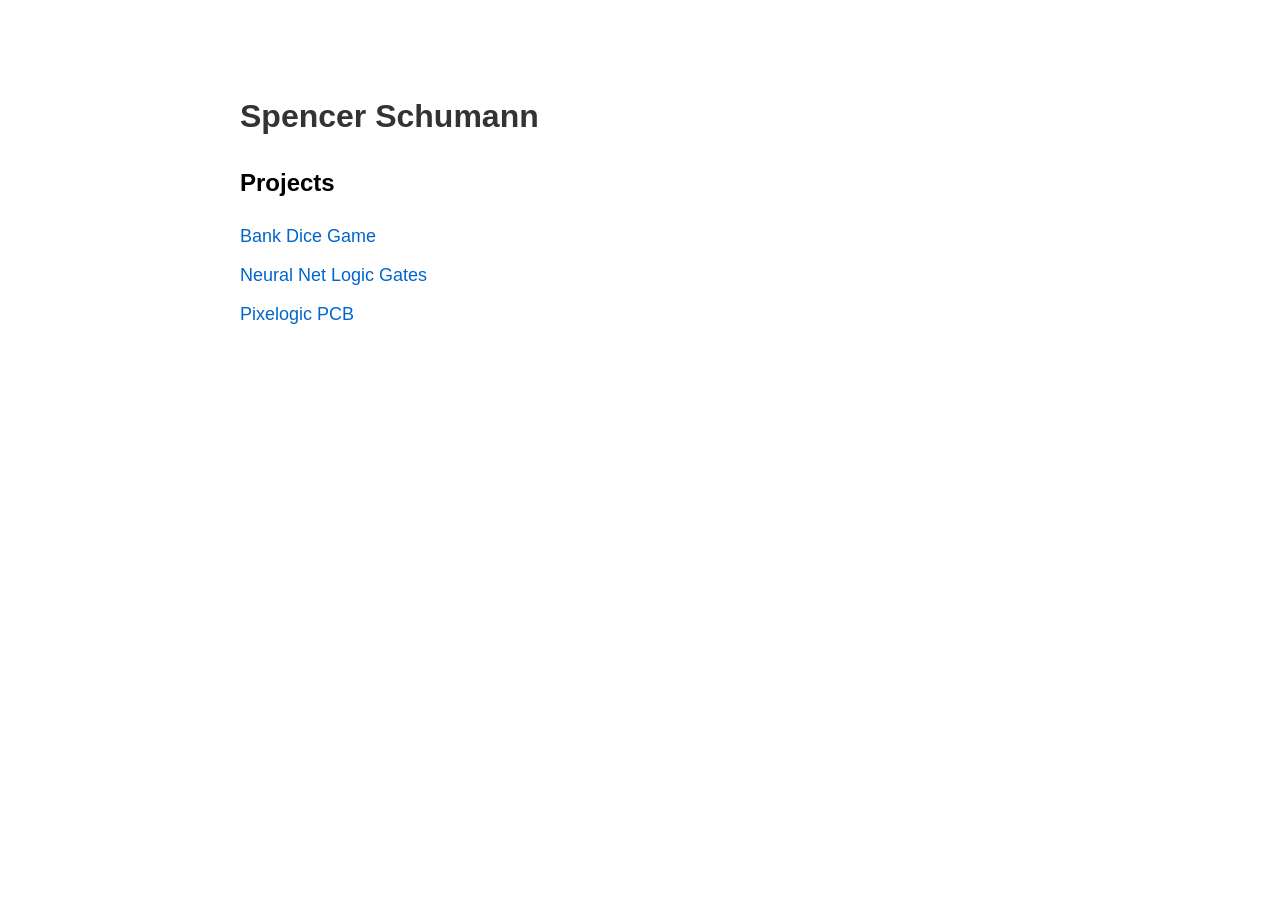
<file: index.html>
<!DOCTYPE html>
<html lang="en">
<head>
    <meta charset="UTF-8">
    <meta name="viewport" content="width=device-width, initial-scale=1.0">
    <title>Spencer Schumann</title>
    <style>
        body {
            font-family: Arial, sans-serif;
            max-width: 800px;
            margin: 50px auto;
            padding: 20px;
            line-height: 1.6;
        }
        h1 {
            color: #333;
        }
        ul {
            list-style-type: none;
            padding: 0;
        }
        li {
            margin: 10px 0;
        }
        a {
            color: #0066cc;
            text-decoration: none;
            font-size: 18px;
        }
        a:hover {
            text-decoration: underline;
        }
    </style>
</head>
<body>
    <h1>Spencer Schumann</h1>
    <h2>Projects</h2>
    <ul>
        <li><a href="bank-dice-game/index.html">Bank Dice Game</a></li>
        <li><a href="neural-net-logic-gates/index.html">Neural Net Logic Gates</a></li>
        <li><a href="pixelogic-pcb/index.html">Pixelogic PCB</a></li>
    </ul>
</body>
</html>
</file>
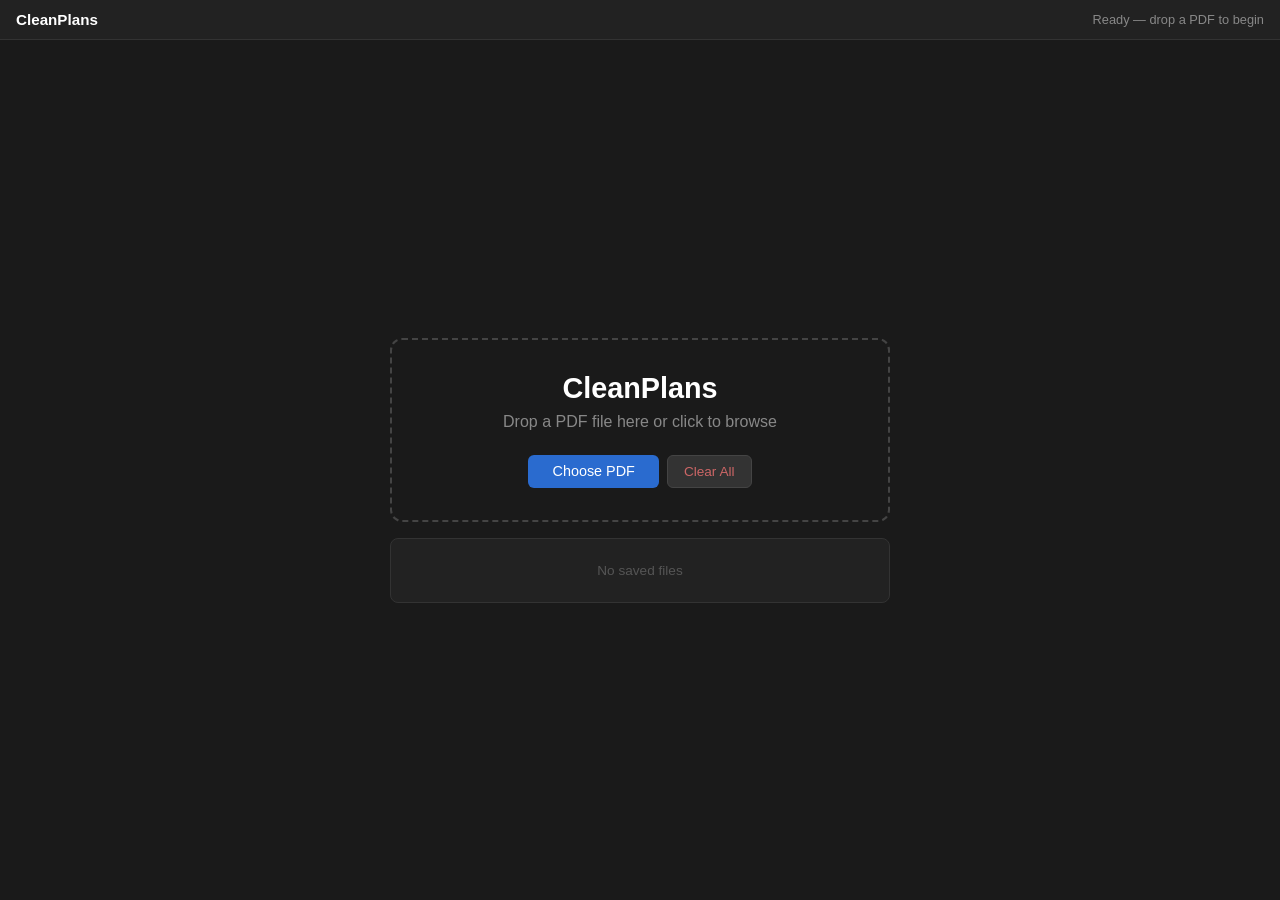
<file: cleanplans/index.html>
<!DOCTYPE html>
<html lang="en">
<head>
  <meta charset="UTF-8">
  <meta name="viewport" content="width=device-width, initial-scale=1.0">
  <title>CleanPlans</title>
  <link rel="stylesheet" href="styles.css">

  <!-- Every asset below is referenced RELATIVE to this document, so the app
       runs unchanged from the dev server, from `dist/` copied to a web root,
       and from `dist/` copied into a subdirectory of one.  An absolute "/..."
       here would pin the whole app to the domain root. -->

  <!-- PDF.js — vendored from npm into ./vendor/ (see vendor.ts) -->
  <script type="module">
    import * as pdfjsLib from "./vendor/pdf.min.mjs";
    pdfjsLib.GlobalWorkerOptions.workerSrc = new URL("vendor/pdf.worker.min.mjs", document.baseURI).href;
    window.pdfjsLib = pdfjsLib;
  </script>

  <!-- ONNX Runtime Web — vendored from npm into ./vendor/.
       wasmPaths points ORT at the vendored wasm backends it fetches at runtime. -->
  <script src="vendor/ort.min.js"></script>
  <script>
    if (window.ort) ort.env.wasm.wasmPaths = new URL("vendor/", document.baseURI).href;
  </script>

  <!-- If either vendored dependency failed to load, say so plainly.  Without
       this the app runs on into "ReferenceError: pdfjsLib is not defined" the
       moment a PDF is opened, which says nothing about the actual cause. -->
  <script>
    window.addEventListener("load", () => {
      const missing = [];
      if (!window.pdfjsLib) missing.push("pdf.js");
      if (!window.ort) missing.push("onnxruntime-web");
      if (missing.length === 0) return;
      const msg =
        `Missing vendored dependencies: ${missing.join(", ")}. ` +
        "Run `npm install` in cleanplans-web/ (or `deno run -A vendor.ts`), then reload.";
      console.error(msg);
      const el = document.createElement("div");
      el.style.cssText =
        "position:fixed;top:0;left:0;right:0;z-index:9999;background:#7f1d1d;color:#fff;" +
        "padding:10px 16px;font:13px/1.5 system-ui,sans-serif";
      el.textContent = msg;
      document.body.prepend(el);
    });
  </script>
</head>

<body>
  <!-- ================================================================== -->
  <!-- Top Navigation Bar                                                  -->
  <!-- ================================================================== -->
  <nav class="top-nav">
    <div class="nav-brand">CleanPlans</div>
    <div class="nav-status" id="statusText">Ready</div>
  </nav>

  <div class="main-content">
    <!-- ================================================================ -->
    <!-- Upload Screen                                                     -->
    <!-- ================================================================ -->
    <div class="screen active" id="uploadScreen">
      <div class="upload-panel">
        <div class="upload-area">
          <h1>CleanPlans</h1>
          <p>Drop a PDF file here or click to browse</p>
          <div class="upload-actions">
            <button id="uploadBtn" class="primary-btn">Choose PDF</button>
            <button id="clearAllBtn" class="danger-btn">Clear All</button>
          </div>
          <input type="file" id="fileInput" accept="application/pdf" hidden>
        </div>
        <div class="file-list" id="fileList">
          <div class="file-list-empty">No saved files</div>
        </div>
      </div>
    </div>



    <!-- ================================================================ -->
    <!-- Viewer Screen                                                     -->
    <!-- ================================================================ -->
    <div class="screen" id="viewerScreen">
      <div class="viewer-layout">
        <!-- Sidebar -->
        <div class="viewer-sidebar">
          <button id="backToPagesBtn" class="back-btn">Back</button>

          <div class="sidebar-section">
            <div class="viewer-page-name" id="viewerPageName"></div>
          </div>

          <div class="sidebar-section" id="viewZoomSection">
            <div class="zoom-controls">
              <span id="viewerZoomLevel">100%</span>
              <span class="dim-separator" id="cursorPosSep" style="display:none">·</span>
              <span id="viewerCursorPos"></span>
            </div>
          </div>

          <!-- ============================================================ -->
          <!-- Phase 1 — prepare the raster                                 -->
          <!--                                                              -->
          <!-- Each step collapses to a one-line summary once it has been   -->
          <!-- applied; clicking the summary reopens its controls.  Steps   -->
          <!-- are managed by ui/steps.ts.                                  -->
          <!-- ============================================================ -->
          <div class="sidebar-section phase" id="processSection">
            <div class="phase-title">Prepare</div>

            <div class="step" id="stepPages">
              <button class="step-head" type="button">
                <span class="step-name">Pages</span>
                <span class="step-value" id="stepPagesValue">—</span>
              </button>
              <div class="step-body">
                <button id="selectPagesBtn" class="primary-btn">Choose pages…</button>
              </div>
            </div>

            <div class="step" id="stepDenoise">
              <button class="step-head" type="button">
                <span class="step-name">Denoise</span>
                <span class="step-value" id="stepDenoiseValue">—</span>
              </button>
              <div class="step-body">
                <button id="denoiseBtn" class="primary-btn">Denoise</button>
                <div class="progress-bar-container">
                  <div class="progress-bar" id="denoiseProgress"></div>
                </div>
              </div>
            </div>

            <div class="step" id="stepCrop">
              <button class="step-head" type="button">
                <span class="step-name">Crop</span>
                <span class="step-value" id="stepCropValue">—</span>
              </button>
              <div class="step-body">
                <button id="cropBtn" class="primary-btn">Set crop…</button>
              </div>
            </div>

            <div class="step" id="stepPalette">
              <button class="step-head" type="button">
                <span class="step-name">Palette</span>
                <span class="step-value" id="stepPaletteValue">—</span>
              </button>
              <div class="step-body">
                <div class="process-buttons">
                  <button id="viewerExtractPaletteBtn" class="primary-btn">Extract</button>
                  <button id="applyPaletteBtn" class="primary-btn">Apply</button>
                </div>
                <div class="progress-bar-container" style="display:none">
                  <div class="progress-bar palette-progress-bar"></div>
                </div>
                <div class="palette-header" id="paletteHeader" style="display:none">
                  <div class="palette-header-actions">
                    <button class="palette-tool-btn" id="paletteEditBtn" title="Edit palette">Edit</button>
                    <button class="palette-tool-btn" id="paletteResetBtn" title="Reset palette">Reset</button>
                  </div>
                </div>
                <div class="palette-list" id="paletteList"></div>
              </div>
            </div>
          </div>

          <!-- ============================================================ -->
          <!-- Phase 2 — vectorize                                          -->
          <!-- ============================================================ -->
          <div class="sidebar-section phase" id="vectorSection">
            <div class="phase-title">Vectorize</div>
            <button id="vectorizeBtn" class="primary-btn wide-btn">Vectorize</button>

            <div id="fittedOverlayRow" style="display:none">
              <label class="view-radio-item toggle-item">
                <input type="checkbox" id="showFittedCurves" checked>
                <span>Show fitted curves</span>
              </label>
            </div>

            <div class="view-section-label">Background</div>
            <div class="view-radio-list" id="viewRadioList">
              <label class="view-radio-item">
                <input type="radio" name="viewLayer" value="raw">
                <span>Raw scan</span>
              </label>
              <label class="view-radio-item">
                <input type="radio" name="viewLayer" value="denoised" checked>
                <span>Denoised</span>
              </label>
              <div id="layerRadioEntries"></div>
            </div>
          </div>

          <!-- ============================================================ -->
          <!-- Export                                                       -->
          <!-- ============================================================ -->
          <div class="sidebar-section phase" id="exportSection">
            <div class="phase-title">Export</div>
            <div class="export-row">
              <span class="export-label">Vectors</span>
              <button id="exportSvgBtn" class="primary-btn" disabled>SVG</button>
              <button id="exportDxfBtn" class="primary-btn" disabled>DXF</button>
            </div>
            <div class="export-note">One file per page — lines, arcs, circles. DXF is in mm.</div>
            <div class="export-row">
              <span class="export-label">Clean page</span>
              <button id="exportCleanPngBtn" class="primary-btn">PNG</button>
              <button id="exportCleanPdfBtn" class="primary-btn">PDF</button>
            </div>
            <div class="export-note">
              Lossless denoised + cropped + palettized raster. PNG per page, PDF all pages.
              This is the file to share when reporting a bad area.
            </div>
            <div class="export-row">
              <span class="export-label">Overlay</span>
              <button id="exportOverlayPdfBtn" class="primary-btn" disabled>PDF</button>
            </div>
            <div class="export-note">
              Clean page with the fitted vectors drawn over it, all pages in one file.
              Both are togglable layers in the viewer, so you can blink the fit on and
              off against the ink to see where it disagrees.
            </div>
          </div>

          <!-- ============================================================ -->
          <!-- Diagnostics                                                  -->
          <!-- ============================================================ -->
          <div class="sidebar-section phase" id="diagnosticsSection">
            <div class="phase-title">Diagnostics</div>
            <div class="export-note" id="diagnosticsSummary">
              Run Denoise or Vectorize; how long the browser was unable to respond
              is measured and reported here.
            </div>
            <div class="export-row">
              <button id="copyDiagnosticsBtn" class="primary-btn" disabled>Copy</button>
              <button id="saveDiagnosticsBtn" class="primary-btn" disabled>Save</button>
            </div>
            <details id="diagnosticsDetails" style="display:none">
              <summary class="export-note" style="cursor:pointer">Full report</summary>
              <pre id="diagnosticsText"></pre>
            </details>
          </div>

          <!-- Crop mode controls (replace the phases while cropping) -->
          <div class="sidebar-section" id="cropModeSection" style="display:none">
            <div class="phase-title">Crop</div>
            <div class="process-buttons">
              <button id="doneCroppingBtn" class="primary-btn">Done</button>
              <button id="autoCropBtn" class="primary-btn">Auto</button>
            </div>
            <div class="crop-target-size" style="margin-top:10px">
              <div style="font-size:11px;color:#aaa;margin-bottom:4px">Target size (inches)</div>
              <div style="display:flex;align-items:center;gap:6px">
                <input type="number" id="cropTargetWidth" value="30" min="1" max="100" step="0.5"
                  style="width:60px;padding:3px 6px;background:#222;color:#ddd;border:1px solid #444;border-radius:4px;font-size:12px">
                <span style="color:#888;font-size:12px">&times;</span>
                <input type="number" id="cropTargetHeight" value="20" min="1" max="100" step="0.5"
                  style="width:60px;padding:3px 6px;background:#222;color:#ddd;border:1px solid #444;border-radius:4px;font-size:12px">
              </div>
            </div>
            <label class="crop-lock-label" style="display:flex;align-items:center;gap:6px;margin-top:8px;font-size:12px;color:#aaa;cursor:pointer">
              <input type="checkbox" id="cropLockCheckbox" checked>
              Lock same crop to all pages
            </label>
            <div id="cropSizeDisplay" style="margin-top:8px;font-size:11px;color:#888;line-height:1.5"></div>
          </div>

          <div class="viewer-status" id="viewerStatus"></div>
        </div>

        <!-- Page picker panel (step 1 of pipeline — shown instead of canvas) -->
        <div class="viewer-page-picker" id="viewerPagePicker">
          <div class="page-grid" id="pageGrid"></div>
          <div class="page-actions" id="pageActions">
            <span id="pageSelectionInfo">0 pages selected</span>
            <button id="continueToViewBtn" class="primary-btn" disabled>Continue →</button>
          </div>
          <div class="progress-bar-container" style="display:none;margin:4px 16px 0">
            <div class="progress-bar palette-progress-bar"></div>
          </div>
          <div class="page-status" id="pageStatusText">Ready</div>
        </div>

        <!-- Multi-page GPU viewer -->
        <div class="viewer-container" id="viewerContainer">
          <canvas id="viewerCanvas"></canvas>
          <canvas id="graphOverlayCanvas"></canvas>
          <canvas id="cropOverlayCanvas"></canvas>
          <div class="minimap-container" id="minimapContainer" style="display:none">
            <canvas id="minimapCanvas"></canvas>
          </div>
        </div>
      </div>
    </div>
  </div>

  <!-- ================================================================== -->
  <!-- Palette Editor Modal                                                -->
  <!-- ================================================================== -->
  <div class="palette-modal-overlay" id="paletteModal">
    <div class="palette-modal-content">
      <div class="palette-modal-header">
        <h3>Edit Palette</h3>
        <div class="palette-modal-header-actions">
          <button class="palette-tool-btn" id="modalAddInput" title="Add input color">+ Input</button>
          <button class="palette-tool-btn" id="modalAddOutput" title="Add output color">+ Output</button>
          <button class="palette-modal-close" id="paletteModalClose">&times;</button>
        </div>
      </div>
      <div class="palette-modal-hint" id="modalHint">
        Click an input, then click a different bin header to reassign it.
      </div>
      <div class="palette-modal-body" id="modalBody"></div>
    </div>
  </div>

  <script type="module" src="bundle.js"></script>
</body>
</html>
</file>
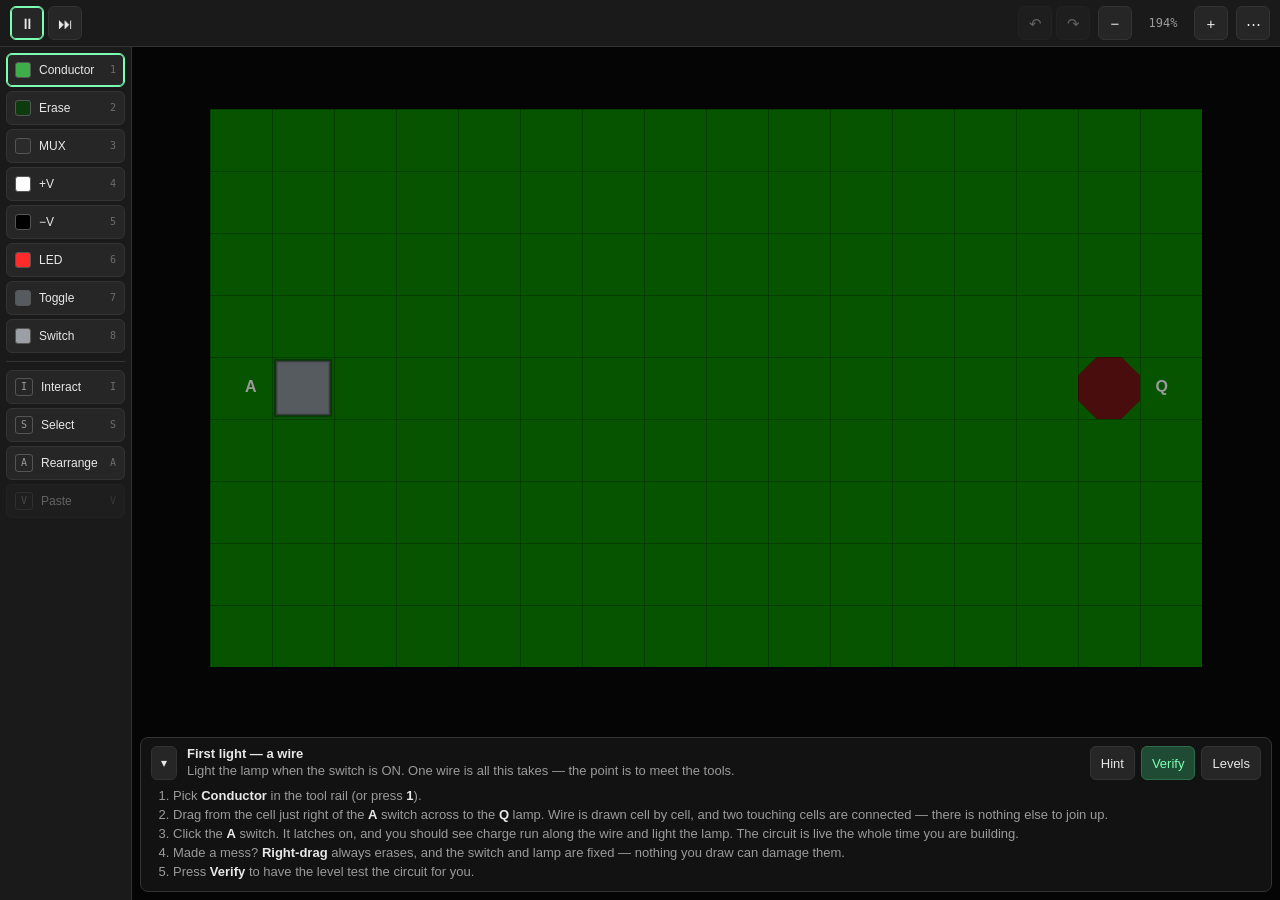
<file: pixelogic-pcb/index.html>
<!DOCTYPE html>
<html>

<head>
    <meta charset="UTF-8">
    <meta name="viewport"
        content="width=device-width, initial-scale=1, maximum-scale=1, user-scalable=no, viewport-fit=cover">
    <title>Pixelogic PCB - Pixel Logic Simulator</title>

    <!-- PWA -->
    <link rel="manifest" href="manifest.webmanifest">
    <meta name="theme-color" content="#1a1a1a">
    <meta name="mobile-web-app-capable" content="yes">
    <meta name="apple-mobile-web-app-capable" content="yes">
    <meta name="apple-mobile-web-app-status-bar-style" content="black-translucent">
    <meta name="apple-mobile-web-app-title" content="Pixelogic">
    <link rel="apple-touch-icon" href="icon-192.png">
    <!-- The tab icon is its own render, not the launcher icon scaled down:
         at 16px the traces and the leads turn to mush, so the favicon is the
         package on its own. See scripts/generate-icons.js. -->
    <link rel="icon" type="image/png" sizes="32x32" href="favicon-32.png">
    <link rel="icon" type="image/png" sizes="64x64" href="favicon-64.png">

    <link rel="stylesheet" href="pixelogic-pcb.css">
</head>

<body>
    <div id="app">
        <!-- One fixed-height row that never wraps: run controls on the left,
             view controls and the overflow menu on the right. -->
        <div id="topbar">
            <div class="bar-group">
                <button id="playPauseBtn" class="icon-btn" title="Play/Pause (P)" aria-pressed="false">&#x25B6;</button>
                <button id="stepBtn" class="icon-btn" title="Step (Space)">&#x23ED;</button>
            </div>

            <div class="bar-spacer"></div>

            <div class="bar-group">
                <button id="undoBtn" class="icon-btn" title="Undo (Ctrl+Z)" disabled>&#x21B6;</button>
                <button id="redoBtn" class="icon-btn" title="Redo (Ctrl+Shift+Z)" disabled>&#x21B7;</button>
            </div>

            <div class="bar-group zoom-group">
                <button id="zoomOutBtn" class="icon-btn" title="Zoom out (-)">&minus;</button>
                <span id="zoomValue" class="zoom-value"
                    title="Scroll or arrow keys pan; Ctrl+scroll (or pinch) zooms at the cursor; Shift-drag or middle-drag also pans">100%</span>
                <button id="zoomInBtn" class="icon-btn" title="Zoom in (+)">+</button>
            </div>

            <button id="menuBtn" class="icon-btn" title="More" aria-haspopup="menu"
                aria-expanded="false">&#x22EF;</button>
        </div>

        <!-- Tools sit beside the canvas on wide screens and below it on narrow
             ones, so the canvas keeps whichever dimension is scarce. -->
        <div id="workspace">
            <div id="toolrail" role="toolbar" aria-label="Tools">
                <div class="tool-group" aria-label="Materials">
                    <button class="tool-btn swatch-tool" data-tool="conductor" data-key="1"
                        title="Conductor (1) — right-drag always erases" style="--swatch:#3fae4a">Conductor</button>
                    <button class="tool-btn swatch-tool" data-tool="insulator" data-key="2"
                        title="Erase / Insulator (2)" style="--swatch:#0d3b0d">Erase</button>
                    <button class="tool-btn swatch-tool" data-tool="gray" data-key="3"
                        title="MUX (3) — draw a solid 3x2 of it and you have a mux: a blank package until you wire it. The middle of a long side is always COM; the end of one is a pin. A wire on a corner of the COM row is SELECT and commissions it: the far row's ends are the pins, and that end is NO. Everything else is package, so wires can run alongside. Any other shape of it is a &minus;V pad"
                        style="--swatch:#2b2b2b">MUX</button>
                    <button class="tool-btn swatch-tool" data-tool="pos" data-key="4" title="+V source (4)"
                        style="--swatch:#ffffff">+V</button>
                    <button class="tool-btn swatch-tool" data-tool="neg" data-key="5" title="&minus;V source (5)"
                        style="--swatch:#000000">&minus;V</button>
                    <button class="tool-btn swatch-tool" data-tool="led" data-key="6" title="LED output (6)"
                        style="--swatch:#ff2a2a">LED</button>
                    <button class="tool-btn swatch-tool" data-tool="toggle" data-key="7" title="Toggle switch input (7)"
                        style="--swatch:#565b60">Toggle</button>
                    <button class="tool-btn swatch-tool" data-tool="switch" data-key="8"
                        title="Momentary switch input (8)" style="--swatch:#9aa0a6">Switch</button>
                </div>

                <div class="tool-group" aria-label="Modes">
                    <button class="tool-btn glyph-tool" data-tool="interact" data-key="I" data-glyph="I"
                        title="Interact (I) — runs the simulation. Hold a momentary switch or click a toggle; drag to pan the view">Interact</button>
                    <button class="tool-btn glyph-tool" data-tool="select" data-key="S" data-glyph="S"
                        title="Select (S) — drag a rectangle">Select</button>
                    <button class="tool-btn glyph-tool" data-tool="rearrange" data-key="A" data-glyph="A"
                        title="Rearrange (A) — drag a mux, a straight wire segment, a pad, or a source; connections re-route to follow. Drag from empty space to rubber-band several, Ctrl/Cmd-click (or press and hold on touch) to add/remove one, then drag any of them to move the group. R rotates, Esc deselects">Rearrange</button>
                    <button class="tool-btn glyph-tool" data-tool="paste" data-key="V" data-glyph="V" id="pasteBtn"
                        title="Paste (V) — stamps the clipboard immediately; drag it into place, then tap elsewhere or pick another tool to drop it"
                        disabled>Paste</button>
                </div>
            </div>

            <div id="viewport">
                <canvas id="grid"></canvas>

                <!-- Canvas overlays: these float over the drawing instead of
                     each taking a permanent slice of the chrome. -->
                <div id="cellInfo" class="cell-info"></div>
                <div id="saveStatus" class="save-status"></div>

                <!-- The active level's brief and its Verify button. An
                     overlay, like everything else here, so entering a level
                     never resizes the canvas out from under a drag. Hidden
                     entirely in the sandbox. -->
                <div id="levelBar" class="level-bar">
                    <div class="level-bar-main">
                        <button id="levelCollapseBtn" class="icon-btn collapse-btn"
                            title="Minimize the level text (H)" aria-expanded="true">&#x25BE;</button>
                        <div class="level-bar-text">
                            <span id="levelTitle" class="level-title"></span>
                            <span id="levelBrief" class="level-brief"></span>
                        </div>
                        <div class="level-bar-actions">
                            <button id="hintBtn" class="tool-btn" title="Show a hint"
                                aria-pressed="false">Hint</button>
                            <button id="verifyBtn" class="tool-btn primary"
                                title="Run this level's test vectors against your circuit">Verify</button>
                            <button id="levelsBtn" class="tool-btn" title="Back to the level list">Levels</button>
                        </div>
                    </div>
                    <!-- Everything below the title row is what collapsing hides. -->
                    <div id="levelDetail" class="level-detail">
                        <ol id="levelSteps" class="level-steps"></ol>
                        <div id="levelHint" class="level-hint"></div>
                    </div>
                    <div id="levelResult" class="level-result"></div>
                </div>

                <!-- Only appears while there is something to act on, so five
                     permanently-greyed buttons no longer sit in the toolbar. -->
                <div id="selectionActions" class="selection-actions" role="toolbar" aria-label="Selection actions">
                    <button id="copyBtn" class="tool-btn" title="Copy selection (Ctrl+C)" disabled>Copy</button>
                    <button id="cutBtn" class="tool-btn" title="Cut selection (Ctrl+X)" disabled>Cut</button>
                    <button id="rotateBtn" class="tool-btn" title="Rotate selection 90&deg; clockwise (R)"
                        disabled>Rotate</button>
                    <button id="mirrorBtn" class="tool-btn" title="Mirror selection left-right (M)"
                        disabled>Mirror</button>
                    <button id="saveComponentBtn" class="tool-btn"
                        title="Save the current clipboard as a named, reusable component" disabled>Save&hellip;</button>
                </div>
            </div>
        </div>
    </div>

    <!-- ---- Overflow menu ---- -->
    <div id="menuBackdrop" class="modal-backdrop"></div>
    <div id="menuPanel" class="menu-panel" role="menu" aria-label="More">
        <div class="menu-slider">
            <label for="intervalSlider">Speed</label>
            <input id="intervalSlider" type="range" min="0" max="1000" value="773" aria-label="Simulation speed">
            <span id="intervalValue" class="menu-hint"></span>
        </div>
        <div class="menu-sep"></div>
        <button id="fitBtn" class="menu-item" role="menuitem">Fit to window<span class="menu-hint">F</span></button>
        <button id="gridToggleBtn" class="menu-item" role="menuitem" aria-pressed="true"
            title="Remembered separately for build vs. Interact">Grid lines<span class="menu-hint">G</span></button>
        <div class="menu-sep"></div>
        <button id="campaignBtn" class="menu-item" role="menuitem">Campaign&hellip;<span class="menu-hint">levels</span></button>
        <button id="sandboxToggleBtn" class="menu-item" role="menuitem">Sandbox<span class="menu-hint">free
                board</span></button>
        <button id="componentsBtn" class="menu-item" role="menuitem">Components&hellip;</button>
        <div class="menu-sep"></div>
        <button id="exportBtn" class="menu-item" role="menuitem">Export circuit<span class="menu-hint">to
                clipboard</span></button>
        <button id="importBtn" class="menu-item" role="menuitem">Import circuit<span class="menu-hint">from
                text</span></button>
        <div class="menu-sep"></div>
        <button id="resetChargesBtn" class="menu-item" role="menuitem">Reset charges<span class="menu-hint">keep
                layout</span></button>
        <button id="clearBtn" class="menu-item danger" role="menuitem">Clear grid<span
                class="menu-hint">Del</span></button>
        <div class="menu-sep"></div>
        <button id="fullscreenBtn" class="menu-item" role="menuitem" aria-pressed="false">Fullscreen</button>
    </div>

    <!-- ---- Components panel ---- -->
    <div id="componentsBackdrop" class="modal-backdrop"></div>
    <div id="componentsPanel" class="modal-panel" role="dialog" aria-label="Components">
        <div class="modal-panel-header">
            <span>Components</span>
            <button id="componentsCloseBtn" class="icon-btn" title="Close">&times;</button>
        </div>
        <div id="componentsList" class="components-list"></div>
        <div id="componentsEmpty" class="components-empty">No saved components yet. Select something, Copy it, then
            Save&hellip;</div>
    </div>

    <!-- ---- Campaign level browser ---- -->
    <div id="levelsBackdrop" class="modal-backdrop"></div>
    <div id="levelsPanel" class="modal-panel wide-panel" role="dialog" aria-label="Campaign">
        <div class="modal-panel-header">
            <span>Campaign</span>
            <button id="levelsCloseBtn" class="icon-btn" title="Close">&times;</button>
        </div>
        <p class="panel-intro">
            One part builds everything: a mux, wired as a relay. Start with a single inverter and work up
            &mdash; each level you solve is saved as a component you can paste into the next.
        </p>
        <div id="levelsList" class="levels-list"></div>
        <div class="modal-panel-footer">
            <button id="sandboxBtn" class="tool-btn">Open the sandbox</button>
            <button id="resetProgressBtn" class="tool-btn danger">Reset progress</button>
        </div>
    </div>

    <script src="model.js"></script>
    <script src="view.js"></script>
    <script src="game.js"></script>
    <script src="ui.js"></script>
    <script src="pwa.js"></script>
</body>

</html>
</file>
<file: cleanplans/styles.css>
/* ================================================================== */
/* Reset & Base                                                        */
/* ================================================================== */

*, *::before, *::after {
  box-sizing: border-box;
  margin: 0;
  padding: 0;
}

html, body {
  height: 100%;
  font-family: -apple-system, BlinkMacSystemFont, "Segoe UI", Roboto,
    Helvetica, Arial, sans-serif;
  background: #1a1a1a;
  color: #e0e0e0;
  overflow: hidden;
}

/* ================================================================== */
/* Top Nav                                                              */
/* ================================================================== */

.top-nav {
  display: flex;
  align-items: center;
  justify-content: space-between;
  height: 40px;
  padding: 0 1rem;
  background: #222;
  border-bottom: 1px solid #333;
  font-size: 0.85rem;
}

.nav-brand {
  font-weight: 600;
  font-size: 0.95rem;
  color: #fff;
}

.nav-status {
  color: #888;
  font-size: 0.8rem;
}

/* ================================================================== */
/* Main Content & Screens                                              */
/* ================================================================== */

.main-content {
  height: calc(100% - 40px);
  position: relative;
}

.screen {
  position: absolute;
  inset: 0;
  display: none;
  overflow: hidden;
}

.screen.active {
  display: flex;
}

/* ================================================================== */
/* Upload Screen                                                        */
/* ================================================================== */

#uploadScreen {
  align-items: center;
  justify-content: center;
}

.upload-panel {
  display: flex;
  flex-direction: column;
  max-width: 500px;
  width: 90%;
  max-height: 80vh;
  gap: 1rem;
}

.upload-area {
  text-align: center;
  padding: 2rem;
  border: 2px dashed #444;
  border-radius: 12px;
  transition: border-color 0.2s;
}

.upload-area h1 {
  font-size: 1.8rem;
  margin-bottom: 0.5rem;
  color: #fff;
}

.upload-area p {
  color: #888;
  margin-bottom: 1.5rem;
}

.upload-actions {
  display: flex;
  gap: 0.5rem;
  justify-content: center;
}

#uploadScreen.drag-over .upload-area {
  border-color: #4a9eff;
  background: rgba(74, 158, 255, 0.05);
}

/* ================================================================== */
/* File List                                                            */
/* ================================================================== */

.file-list {
  border: 1px solid #333;
  border-radius: 8px;
  background: #222;
  overflow-y: auto;
  max-height: 40vh;
}

.file-list-empty {
  padding: 1.5rem;
  text-align: center;
  color: #555;
  font-size: 0.85rem;
}

.file-list-item {
  display: flex;
  align-items: center;
  gap: 0.5rem;
  padding: 0.6rem 0.75rem;
  cursor: pointer;
  border-bottom: 1px solid #2a2a2a;
  transition: background 0.12s;
}

.file-list-item:last-child {
  border-bottom: none;
}

.file-list-item:hover {
  background: #2a2a2a;
}

.file-list-thumb {
  width: 32px;
  height: 40px;
  object-fit: contain;
  border: 1px solid #444;
  border-radius: 2px;
  flex-shrink: 0;
}

.file-list-name {
  flex: 1;
  font-size: 0.85rem;
  color: #ccc;
  overflow: hidden;
  text-overflow: ellipsis;
  white-space: nowrap;
}

.file-list-date {
  font-size: 0.7rem;
  color: #666;
  white-space: nowrap;
}

.file-list-delete {
  background: none;
  border: none;
  color: #666;
  font-size: 1rem;
  cursor: pointer;
  padding: 0 0.25rem;
  line-height: 1;
}

.file-list-delete:hover {
  color: #e44;
}

.danger-btn {
  padding: 0.5rem 1rem;
  background: #333;
  color: #c66;
  border: 1px solid #444;
  border-radius: 6px;
  font-size: 0.85rem;
  cursor: pointer;
}

.danger-btn:hover {
  background: #3a2222;
  border-color: #c66;
}

/* ================================================================== */
/* Buttons                                                              */
/* ================================================================== */

.primary-btn {
  padding: 0.5rem 1.5rem;
  background: #2a6bcf;
  color: #fff;
  border: none;
  border-radius: 6px;
  font-size: 0.9rem;
  cursor: pointer;
  transition: background 0.15s;
}

.primary-btn:hover {
  background: #3578df;
}

.primary-btn:disabled {
  background: #444;
  color: #777;
  cursor: not-allowed;
}

.secondary-btn {
  padding: 0.4rem 1rem;
  background: #333;
  color: #ccc;
  border: 1px solid #444;
  border-radius: 6px;
  font-size: 0.8rem;
  cursor: pointer;
  transition: background 0.15s;
}

.secondary-btn:hover {
  background: #444;
  color: #fff;
}

.back-btn {
  padding: 0.35rem 0.75rem;
  background: #333;
  color: #ccc;
  border: 1px solid #444;
  border-radius: 4px;
  font-size: 0.8rem;
  cursor: pointer;
}

.back-btn:hover {
  background: #444;
}

/* ================================================================== */
/* Page Picker Panel (embedded viewer step)                            */
/* ================================================================== */

/* Hidden by default; shown when viewerScreen has .page-picker-active */
.viewer-page-picker {
  display: none;
  flex: 1;
  flex-direction: column;
  overflow: hidden;
  background: #1a1a1a;
}

/* Activate page picker: show grid, hide canvas + canvas-only sidebar sections */
#viewerScreen.page-picker-active .viewer-page-picker  { display: flex; }
#viewerScreen.page-picker-active .viewer-container     { display: none !important; }
#viewerScreen.page-picker-active .minimap-container    { display: none !important; }
#viewerScreen.page-picker-active #viewZoomSection      { display: none; }
#viewerScreen.page-picker-active #layerSection         { display: none; }
#viewerScreen.page-picker-active #processSection       { display: none; }
#viewerScreen.page-picker-active #cropModeSection      { display: none !important; }
#viewerScreen.page-picker-active #paletteSection       { display: none; }

/* Pipeline step navigation button */
.pipeline-step-btn {
  width: 100%;
  padding: 0.4rem 0.75rem;
  background: #2a2a2a;
  color: #aaa;
  border: 1px solid #444;
  border-radius: 6px;
  font-size: 0.82rem;
  text-align: left;
  cursor: pointer;
  transition: background 0.15s, color 0.15s, border-color 0.15s;
}

.pipeline-step-btn:hover {
  background: #363636;
  color: #ddd;
  border-color: #555;
}

/* Highlighted when the user is currently on that step */
.pipeline-step-btn.current-step {
  background: #1a3a5a;
  color: #7bbfff;
  border-color: #3a7abf;
  cursor: default;
}

.page-grid {
  flex: 1;
  display: flex;
  flex-wrap: wrap;
  gap: 1rem;
  padding: 1rem;
  overflow-y: auto;
  align-content: flex-start;
}

.page-thumb-wrapper {
  display: flex;
  flex-direction: column;
  align-items: flex-start;
  gap: 0.25rem;
  cursor: pointer;
  border-radius: 4px;
  padding: 0.5rem;
  transition: background 0.15s, outline-color 0.15s;
  outline: 2px solid transparent;
  outline-offset: -2px;
}

.page-thumb-container {
  position: relative;
}

.page-thumb-wrapper:hover {
  background: #2a2a2a;
}

.page-thumb-wrapper.selected {
  outline-color: #4a9eff;
  background: #1a2a3a;
}

.page-thumb {
  border: 1px solid #444;
  border-radius: 2px;
  display: block;
}

.page-thumb-placeholder {
  background: #2a2a2a;
  border: 1px solid #444;
  border-radius: 2px;
}

/* Label row: checkbox + page name, above thumbnail */
.page-label-row {
  display: flex;
  align-items: center;
  gap: 4px;
  max-width: 240px;
}

.page-thumb-label {
  font-size: 0.7rem;
  color: #999;
  overflow: hidden;
  text-overflow: ellipsis;
  white-space: nowrap;
}

/* Selection checkbox — inline in label row */
.page-check {
  width: 16px;
  height: 16px;
  min-width: 16px;
  background: #333;
  border: 1.5px solid #666;
  border-radius: 3px;
  color: transparent;
  font-size: 10px;
  line-height: 13px;
  text-align: center;
  cursor: pointer;
  transition: background 0.15s, border-color 0.15s, color 0.15s;
}

.page-check:hover {
  border-color: #4a9eff;
  background: rgba(74, 158, 255, 0.2);
}

.page-thumb-wrapper.selected .page-check {
  background: #4a9eff;
  border-color: #4a9eff;
  color: #fff;
}

/* Denoised badge overlay */
.page-denoised-badge {
  display: none;
  position: absolute;
  bottom: 4px;
  left: 4px;
  font-size: 0.6rem;
  background: #2a6a2a;
  color: #8f8;
  padding: 1px 5px;
  border-radius: 3px;
  pointer-events: none;
}

.page-thumb-wrapper.denoised .page-denoised-badge {
  display: block;
}

/* Page actions bar */
.page-actions {
  display: flex;
  align-items: center;
  gap: 1rem;
  padding: 0.5rem 1rem;
  background: #222;
  border-top: 1px solid #333;
  font-size: 0.8rem;
  color: #999;
}

.page-status {
  padding: 0.5rem 1rem;
  background: #222;
  border-top: 1px solid #333;
  font-size: 0.8rem;
  color: #888;
}

/* ================================================================== */
/* Viewer Screen                                                        */
/* ================================================================== */

.viewer-layout {
  display: flex;
  width: 100%;
  height: 100%;
}

.viewer-sidebar {
  width: 240px;
  min-width: 240px;
  padding: 0.75rem;
  background: #222;
  border-right: 1px solid #333;
  display: flex;
  flex-direction: column;
  gap: 0.75rem;
  overflow-y: auto;
}

.sidebar-section {
  display: flex;
  flex-direction: column;
  gap: 0.4rem;
}

.sidebar-title {
  font-size: 0.7rem;
  text-transform: uppercase;
  color: #666;
  letter-spacing: 0.05em;
}

.viewer-page-name {
  font-size: 0.85rem;
  font-weight: 500;
  color: #ddd;
  overflow: hidden;
  text-overflow: ellipsis;
  white-space: nowrap;
}

.zoom-controls {
  font-size: 0.85rem;
  color: #aaa;
}

.dim-separator {
  margin: 0 0.25rem;
  color: #555;
}

/* ================================================================== */
/* Sidebar phases + collapsing prepare steps                            */
/* ================================================================== */

.phase {
  border-top: 1px solid #303030;
  padding-top: 0.6rem;
}

.phase-title {
  font-size: 0.7rem;
  text-transform: uppercase;
  color: #7a7a7a;
  letter-spacing: 0.06em;
  font-weight: 600;
  margin-bottom: 0.15rem;
}

/* A prepare step: header always visible, body only while open. */
.step {
  display: flex;
  flex-direction: column;
}

.step-head {
  display: flex;
  align-items: baseline;
  justify-content: space-between;
  gap: 0.5rem;
  width: 100%;
  padding: 0.3rem 0.4rem;
  background: none;
  border: none;
  border-radius: 4px;
  font: inherit;
  font-size: 0.8rem;
  text-align: left;
  color: #aaa;
  cursor: default;
}

/* Only a completed step is clickable — a pending one is already open. */
.step[data-state="done"] > .step-head {
  cursor: pointer;
}

.step[data-state="done"] > .step-head:hover {
  background: #2a2a2a;
}

.step-name {
  flex-shrink: 0;
}

.step-value {
  color: #e0e0e0;
  font-size: 0.75rem;
  text-align: right;
  overflow: hidden;
  text-overflow: ellipsis;
  white-space: nowrap;
}

/* A completed step is marked done and its value carries the detail. */
.step[data-state="done"] > .step-head > .step-name::before {
  content: "\2713\00a0";
  color: #4a9d5f;
}

.step[data-state="pending"] > .step-head > .step-value {
  color: #666;
}

.step > .step-body {
  display: none;
  flex-direction: column;
  gap: 0.3rem;
  padding: 0.15rem 0.4rem 0.45rem;
}

.step.open > .step-body {
  display: flex;
}

.wide-btn {
  width: 100%;
}

/* A checkbox row borrows the radio row's shape but not its "selected" fill —
   in this list blue means "this is the layer you are looking at", and the
   overlay toggle is not one of those choices.  Doubled class to outrank
   `.view-radio-item:has(input:checked)`, which is declared later. */
.view-radio-item.toggle-item:has(input:checked) {
  background: none;
  color: #e0e0e0;
}

.toggle-item input[type="checkbox"] {
  accent-color: #2a6bcf;
  flex-shrink: 0;
  margin: 0;
  cursor: pointer;
}

.export-row {
  display: flex;
  align-items: center;
  gap: 0.25rem;
}

.export-row .export-label {
  flex: 1;
  font-size: 0.75rem;
  color: #888;
}

.export-row .primary-btn {
  padding: 0.3rem 0.6rem;
  font-size: 0.75rem;
}

.export-note {
  font-size: 10px;
  line-height: 1.45;
  color: #6d6d6d;
  margin: 0.1rem 0 0.35rem;
}

/* ================================================================== */
/* Layer Buttons                                                        */
/* ================================================================== */

.process-buttons {
  display: flex;
  gap: 0.25rem;
}

.process-buttons .primary-btn {
  flex: 1;
  padding: 0.4rem 0;
  font-size: 0.8rem;
}

.auto-crop-buttons {
  display: flex;
  gap: 0.25rem;
}

.auto-crop-buttons .secondary-btn {
  flex: 1;
  font-size: 0.75rem;
  padding: 0.3rem 0;
}

.layer-buttons {
  display: flex;
  gap: 0.25rem;
}

.layer-btn {
  flex: 1;
  padding: 0.35rem 0;
  border: 1px solid #444;
  background: #2a2a2a;
  color: #aaa;
  font-size: 0.8rem;
  cursor: pointer;
  border-radius: 4px;
  transition: background 0.15s, color 0.15s;
}

.layer-btn.active {
  background: #2a6bcf;
  color: #fff;
  border-color: #2a6bcf;
}

.layer-btn.disabled {
  color: #555;
  cursor: not-allowed;
}

.layer-btn.disabled:not(.active) {
  background: #1e1e1e;
}

/* ================================================================== */
/* View Layer Radio List                                                */
/* ================================================================== */

.view-radio-list {
  display: flex;
  flex-direction: column;
  gap: 0.1rem;
}

.view-radio-item {
  display: flex;
  align-items: center;
  gap: 0.5rem;
  padding: 0.3rem 0.4rem;
  border-radius: 4px;
  cursor: pointer;
  font-size: 0.8rem;
  color: #aaa;
  user-select: none;
}

.view-radio-item:hover:not(:has(input:disabled)) {
  background: #2a2a2a;
}

.view-radio-item:has(input:checked) {
  background: #1e3a5f;
  color: #e0e0e0;
}

.view-radio-item:has(input:disabled) {
  color: #555;
  cursor: not-allowed;
  opacity: 0.6;
}

.view-radio-item input[type="radio"] {
  accent-color: #2a6bcf;
  flex-shrink: 0;
  margin: 0;
  cursor: pointer;
}

.view-radio-item:has(input:disabled) input[type="radio"] {
  cursor: not-allowed;
}

.view-swatch {
  width: 10px;
  height: 10px;
  border-radius: 2px;
  border: 1px solid #555;
  flex-shrink: 0;
  display: inline-block;
}

.view-swatch-row {
  display: flex;
  gap: 2px;
  flex-shrink: 0;
}

.view-swatch-mini {
  width: 6px;
  height: 10px;
  border-radius: 1px;
}

.view-section-label {
  font-size: 10px;
  text-transform: uppercase;
  letter-spacing: 0.06em;
  color: #666;
  margin: 6px 0 2px;
  padding: 0 2px;
}

/* ================================================================== */
/* Progress Bar                                                         */
/* ================================================================== */

.progress-bar-container {
  height: 4px;
  background: #333;
  border-radius: 2px;
  overflow: hidden;
  margin-top: 0.25rem;
}

.progress-bar {
  height: 100%;
  width: 0%;
  background: #2a6bcf;
  transition: width 0.2s ease;
}

/* ================================================================== */
/* Viewer Canvas                                                        */
/* ================================================================== */

.viewer-container {
  flex: 1;
  position: relative;
  overflow: hidden;
  background: #111;
  touch-action: none;
}

#viewerCanvas {
  position: absolute;
  top: 0;
  left: 0;
  /* Dimensions set programmatically via ResizeObserver — no CSS stretching */
}

#graphOverlayCanvas {
  position: absolute;
  top: 0;
  left: 0;
  z-index: 5;
  pointer-events: none;
  /* Sized programmatically to match viewer canvas */
}

#cropOverlayCanvas {
  position: absolute;
  top: 0;
  left: 0;
  z-index: 10;
  pointer-events: none;
  /* Sized programmatically to match container */
}

/* ================================================================== */
/* Minimap                                                              */
/* ================================================================== */

.minimap-container {
  position: absolute;
  bottom: 12px;
  right: 12px;
  border: 1px solid rgba(255, 255, 255, 0.2);
  border-radius: 4px;
  background: rgba(0, 0, 0, 0.6);
  padding: 2px;
  pointer-events: none;
}

.minimap-container canvas {
  display: block;
  border-radius: 2px;
}

/* ================================================================== */
/* Palette Editor — Sidebar                                            */
/* ================================================================== */

.palette-header {
  display: flex;
  align-items: center;
  justify-content: space-between;
}

.palette-header-actions {
  display: flex;
  gap: 4px;
}

.palette-tool-btn {
  padding: 2px 6px;
  border: 1px solid #444;
  background: #2a2a2a;
  color: #aaa;
  font-size: 0.7rem;
  line-height: 1.2;
  border-radius: 4px;
  cursor: pointer;
  white-space: nowrap;
}

.palette-tool-btn:hover {
  background: #333;
  color: #fff;
}

.palette-list {
  display: flex;
  flex-direction: column;
  gap: 2px;
}

.palette-row {
  display: flex;
  align-items: center;
  gap: 4px;
  padding: 3px 4px;
  border-radius: 4px;
}

.palette-row.disabled {
  opacity: 0.4;
}

.palette-input-swatch,
.palette-output-swatch {
  width: 18px;
  height: 18px;
  border-radius: 3px;
  border: 1px solid rgba(255, 255, 255, 0.3);
  flex-shrink: 0;
}

.palette-arrow {
  font-size: 0.75rem;
  color: #888;
  flex-shrink: 0;
}

.palette-toggle {
  width: 14px;
  height: 14px;
  flex-shrink: 0;
  accent-color: #4a9eff;
  cursor: pointer;
}

.palette-role-badge {
  font-size: 0.55rem;
  font-weight: 600;
  padding: 1px 3px;
  border-radius: 2px;
  background: #444;
  color: #ccc;
  flex-shrink: 0;
  text-transform: uppercase;
}

.palette-role-stroke {
  background: #3a3a3a;
  color: #999;
}

.palette-pct {
  font-size: 0.65rem;
  color: #777;
  margin-left: auto;
  white-space: nowrap;
}

.palette-info {
  font-size: 0.7rem;
  color: #aaa;
  font-family: monospace;
}

/* ================================================================== */
/* Palette Editor — Modal                                              */
/* ================================================================== */

.palette-modal-overlay {
  display: none;
  position: fixed;
  inset: 0;
  z-index: 1000;
  background: rgba(0, 0, 0, 0.6);
  align-items: center;
  justify-content: center;
}

.palette-modal-overlay.open {
  display: flex;
}

/* Hide modal while native color picker / eyedropper is active */
.palette-modal-overlay.hidden-for-picker {
  opacity: 0;
  pointer-events: none;
}

/* Floating banner shown during color picking */
.picker-banner {
  position: fixed;
  bottom: 24px;
  left: 50%;
  transform: translateX(-50%);
  z-index: 10000;
  display: flex;
  align-items: center;
  gap: 12px;
  background: #1e1e1e;
  border: 1px solid #444;
  border-radius: 8px;
  padding: 10px 16px;
  box-shadow: 0 4px 20px rgba(0, 0, 0, 0.5);
  font-size: 0.85rem;
  color: #ccc;
}

.picker-banner-label {
  font-weight: 600;
  color: #fff;
  white-space: nowrap;
}

.picker-banner-hint {
  color: #888;
  white-space: nowrap;
}

.picker-banner-cancel {
  padding: 4px 12px;
  font-size: 0.8rem;
  background: #333;
  color: #ccc;
  border: 1px solid #555;
  border-radius: 4px;
  cursor: pointer;
  white-space: nowrap;
}

.picker-banner-cancel:hover {
  background: #444;
  color: #fff;
}

.palette-modal-content {
  position: relative;
  background: #1e1e1e;
  border: 1px solid #444;
  border-radius: 8px;
  width: 480px;
  max-width: 90vw;
  max-height: 80vh;
  display: flex;
  flex-direction: column;
  box-shadow: 0 8px 32px rgba(0, 0, 0, 0.5);
}

.palette-modal-header {
  display: flex;
  align-items: center;
  justify-content: space-between;
  padding: 12px 16px;
  border-bottom: 1px solid #333;
}

.palette-modal-header h3 {
  font-size: 0.95rem;
  font-weight: 600;
  color: #e0e0e0;
  margin: 0;
}

.palette-modal-header-actions {
  display: flex;
  align-items: center;
  gap: 8px;
}

.palette-modal-close {
  background: none;
  border: none;
  color: #888;
  font-size: 1.3rem;
  cursor: pointer;
  padding: 0 4px;
  line-height: 1;
}

.palette-modal-close:hover {
  color: #fff;
}

.palette-modal-hint {
  padding: 6px 16px;
  font-size: 0.7rem;
  color: #666;
  border-bottom: 1px solid #2a2a2a;
}

.palette-modal-body {
  flex: 1;
  overflow-y: auto;
  padding: 8px 12px;
  display: flex;
  flex-direction: column;
  gap: 6px;
}

/* --- Bin (horizontal: inputs → output) --- */

.palette-bin {
  display: flex;
  align-items: center;
  border: 1px solid #333;
  border-radius: 6px;
  padding: 6px 8px;
  gap: 0;
}

.palette-bin-bg {
  border-color: #3a4a5a;
}

/* Left: stacked input rows */
.bin-inputs {
  display: flex;
  flex-direction: column;
  gap: 2px;
  min-width: 0;
  flex: 1;
}

.bin-input-row {
  display: flex;
  align-items: center;
  gap: 6px;
  padding: 3px 6px;
  border-radius: 4px;
  cursor: pointer;
  transition: background 0.12s;
}

.bin-input-row:hover {
  background: #2a2a2a;
}

.bin-input-row.selected {
  background: rgba(74, 158, 255, 0.15);
  outline: 1px solid #4a9eff;
  outline-offset: -1px;
}

/* Center arrow */
.bin-arrow {
  flex-shrink: 0;
  padding: 0 10px;
  color: #555;
  font-size: 1.1rem;
}

/* Right: output color */
.bin-output {
  display: flex;
  align-items: center;
  gap: 6px;
  flex-shrink: 0;
  padding: 4px 6px;
  border-radius: 4px;
  cursor: default;
  transition: background 0.12s;
}

.bin-output.bin-assignable {
  cursor: pointer;
}

.bin-output.bin-assignable:hover {
  background: rgba(74, 158, 255, 0.12);
  outline: 1px dashed #4a9eff;
  outline-offset: -1px;
}

.bin-header-spacer {
  flex: 1;
}

/* Buttons hidden until bin hover */
.bin-hover-btn {
  opacity: 0;
  transition: opacity 0.12s;
}

.palette-bin:hover .bin-hover-btn,
.bin-input-row:hover .bin-hover-btn {
  opacity: 1;
}

/* --- Swatches --- */

.modal-swatch {
  width: 22px;
  height: 22px;
  border-radius: 4px;
  border: 1px solid rgba(255, 255, 255, 0.3);
  flex-shrink: 0;
}

.modal-swatch-editable {
  cursor: pointer;
  border-style: dashed;
}

.modal-swatch-editable:hover {
  border-color: #4a9eff;
  border-style: solid;
}

.modal-swatch-sm {
  width: 16px;
  height: 16px;
  border-radius: 3px;
  border: 1px solid rgba(255, 255, 255, 0.25);
  flex-shrink: 0;
}

.modal-color-label {
  font-size: 0.75rem;
  color: #bbb;
  font-family: monospace;
}

.modal-pct {
  font-size: 0.65rem;
  color: #666;
  margin-left: auto;
  min-width: 48px;
  text-align: right;
}

/* --- Small buttons --- */

.modal-small-btn {
  padding: 1px 5px;
  font-size: 0.6rem;
  background: #333;
  color: #999;
  border: 1px solid #444;
  border-radius: 3px;
  cursor: pointer;
  flex-shrink: 0;
}

.modal-small-btn:hover {
  background: #444;
  color: #fff;
}

.modal-small-btn-danger:hover {
  background: #3a2222;
  color: #c66;
  border-color: #c66;
}

/* --- Removed colors recovery --- */

.palette-removed-section {
  border-top: 1px solid #333;
  padding-top: 6px;
  margin-top: 4px;
}

.palette-removed-title {
  font-size: 0.65rem;
  text-transform: uppercase;
  color: #555;
  letter-spacing: 0.05em;
  margin-bottom: 4px;
}

.palette-removed-row {
  display: flex;
  align-items: center;
  gap: 6px;
  padding: 3px 8px;
  opacity: 0.5;
}

.palette-removed-row:hover {
  opacity: 0.8;
}

.viewer-status {
  font-size: 0.75rem;
  color: #666;
  margin-top: auto;
  padding-top: 0.5rem;
  border-top: 1px solid #333;
}
</file>
<file: pixelogic-pcb/pixelogic-pcb.css>
:root {
    --pcb-insulator: #0d3b0d;
    --pcb-conductor: #3fae4a;
    --pcb-gray: #2b2b2b;
    --pcb-accent: #e6b800;
    --panel-bg: #1a1a1a;
    --panel-border: #333;
    --btn-bg: #262626;
    --btn-bg-hover: #333;
    --accent: #7dffb3;
    --text: #e8e8e8;
    --text-dim: #9a9a9a;
    /* Every control derives its size from these, so the whole UI rescales in
       one place: --bar-h for the top bar, --hit for the minimum tap target. */
    --bar-h: 46px;
    --hit: 34px;
}

* { box-sizing: border-box; }

html, body {
    margin: 0;
    height: 100%;
    background: #050505;
    color: var(--text);
    font-family: -apple-system, BlinkMacSystemFont, "Segoe UI", sans-serif;
    overflow: hidden;
    /* Native feel: no rubber-band/pull-to-refresh, no long-press text
       selection, no blue tap flash on buttons. */
    overscroll-behavior: none;
    -webkit-user-select: none;
    user-select: none;
    -webkit-tap-highlight-color: transparent;
    touch-action: manipulation;
}

#app {
    /* 100dvh tracks the *dynamic* viewport so the canvas isn't left under a
       mobile browser's collapsing address bar; the static 100vh is the
       fallback for engines without dvh. */
    display: flex;
    flex-direction: column;
    height: 100vh;
    height: 100dvh;
}

/* ---- Shared button look ---- */

.icon-btn, .tool-btn {
    display: inline-flex;
    align-items: center;
    justify-content: center;
    gap: 8px;
    background: var(--btn-bg);
    color: var(--text);
    border: 1px solid var(--panel-border);
    border-radius: 6px;
    padding: 0 10px;
    min-height: var(--hit);
    cursor: pointer;
    font-size: 13px;
    font-family: inherit;
    line-height: 1;
    white-space: nowrap;
}

.icon-btn { min-width: var(--hit); padding: 0 8px; font-size: 15px; }
.icon-btn.wide-btn { font-size: 13px; }

.icon-btn:hover, .tool-btn:hover { background: var(--btn-bg-hover); }

.icon-btn:disabled, .tool-btn:disabled {
    opacity: 0.35;
    cursor: default;
}
.icon-btn:disabled:hover, .tool-btn:disabled:hover { background: var(--btn-bg); }

.icon-btn[aria-pressed="true"], .tool-btn.selected {
    border-color: var(--accent);
    box-shadow: inset 0 0 0 1px var(--accent);
}

/* ---- Top bar ---- */

#topbar {
    flex: 0 0 auto;
    display: flex;
    align-items: center;
    gap: 8px;
    min-height: var(--bar-h);
    padding: 6px 10px;
    /* Keep the bar clear of the status bar / notch and side cutouts when
       running as an installed app (display: standalone, viewport-fit: cover). */
    padding-top: max(6px, env(safe-area-inset-top));
    padding-left: max(10px, env(safe-area-inset-left));
    padding-right: max(10px, env(safe-area-inset-right));
    background: var(--panel-bg);
    border-bottom: 1px solid var(--panel-border);
}

.bar-group {
    display: flex;
    align-items: center;
    gap: 4px;
    /* The bar stays a single row at every width, and holds only controls
       that earn a permanent place: run, undo/redo, zoom, menu. Groups never
       wrap or shrink — anything that would not fit is moved into the menu
       instead. */
    flex: 0 0 auto;
}

.bar-spacer { flex: 1 1 auto; min-width: 0; }

/* Pinch-zoom is the gesture people already reach for on a touchscreen, so
   the zoom buttons only appear where there is a precise pointer and no
   pinch. (Fit lives in the menu, reachable either way.) */
@media (pointer: coarse) {
    .zoom-group { display: none; }
}

.zoom-value {
    font-family: ui-monospace, monospace;
    font-size: 12px;
    color: var(--text-dim);
    text-align: center;
    min-width: 4.5em;
    white-space: nowrap;
}

/* ---- Workspace: tool rail + canvas ---- */

#workspace {
    flex: 1 1 auto;
    display: flex;
    /* Narrow default: the tool strip sits *below* the canvas, within thumb
       reach. `column-reverse` puts it there visually while leaving it first
       in the DOM, and so first in tab order. */
    flex-direction: column-reverse;
    min-height: 0;
    min-width: 0;
}

#toolrail {
    flex: 0 0 auto;
    display: flex;
    background: var(--panel-bg);
    border-top: 1px solid var(--panel-border);
    padding: 5px max(6px, env(safe-area-inset-left)) max(5px, env(safe-area-inset-bottom));
    gap: 6px;
    /* More tools than ever fit a phone's width: scroll them in one row
       rather than wrapping into rows that eat the canvas. */
    overflow-x: auto;
    overflow-y: hidden;
    scrollbar-width: none;
}
#toolrail::-webkit-scrollbar { display: none; }

.tool-group {
    display: flex;
    gap: 4px;
    flex: 0 0 auto;
}
/* Hairline between the materials and the pointer modes. */
.tool-group + .tool-group {
    border-left: 1px solid var(--panel-border);
    padding-left: 6px;
    margin-left: 2px;
}

.tool-btn[data-tool] {
    /* Narrow: swatch stacked over a small label. The labels stay — a row of
       unlabeled, near-identical grey chips was unreadable. */
    flex-direction: column;
    justify-content: center;
    gap: 4px;
    min-width: 58px;
    padding: 6px 4px;
    font-size: 10px;
}

.swatch-tool::before {
    content: "";
    flex: 0 0 auto;
    width: 14px;
    height: 14px;
    border-radius: 3px;
    background: var(--swatch);
    border: 1px solid #555;
}

.glyph-tool::before {
    /* No material colour to show, so the shortcut key doubles as the icon. */
    content: attr(data-glyph);
    flex: 0 0 auto;
    display: flex;
    align-items: center;
    justify-content: center;
    width: 16px;
    height: 16px;
    border-radius: 3px;
    border: 1px solid #555;
    color: var(--text-dim);
    font-size: 10px;
    font-family: ui-monospace, monospace;
}

/* The shortcut hint only earns its space in the wide rail. */
.tool-btn[data-key]::after { display: none; }

/* ---- Wide screens: tools become a vertical rail beside the canvas ---- */
/* Vertical costs width, which is the plentiful dimension here, and it keeps
   the canvas's full height no matter how many tools there are — the old
   wrapping toolbar spent up to four rows (~205px) on a 1024px-wide tablet. */
@media (min-width: 700px) {
    #workspace { flex-direction: row; }

    #toolrail {
        flex-direction: column;
        width: 132px;
        border-top: none;
        border-right: 1px solid var(--panel-border);
        padding: 6px;
        padding-left: max(6px, env(safe-area-inset-left));
        padding-bottom: max(6px, env(safe-area-inset-bottom));
        overflow-x: hidden;
        overflow-y: auto;
        gap: 8px;
    }

    .tool-group { flex-direction: column; }
    .tool-group + .tool-group {
        border-left: none;
        border-top: 1px solid var(--panel-border);
        padding-left: 0;
        padding-top: 8px;
        margin-left: 0;
    }

    .tool-btn[data-tool] {
        flex-direction: row;
        justify-content: flex-start;
        gap: 8px;
        width: 100%;
        min-width: 0;
        padding: 0 8px;
        font-size: 12px;
    }

    .tool-btn[data-key]::after {
        content: attr(data-key);
        display: block;
        margin-left: auto;
        font-family: ui-monospace, monospace;
        font-size: 10px;
        color: #6d6d6d;
    }
}

/* Short and wide — landscape phones. Thirteen full-width rows don't fit
   350px of rail, so the rail goes two-up with the compact stacked chip:
   every tool stays visible at once instead of hiding behind a scroll. */
@media (min-width: 700px) and (max-height: 560px) {
    :root { --bar-h: 40px; --hit: 30px; }

    #toolrail { width: 134px; gap: 5px; padding: 4px; }
    .tool-group {
        display: grid;
        grid-template-columns: 1fr 1fr;
        gap: 4px;
    }
    .tool-group + .tool-group { padding-top: 5px; }

    .tool-btn[data-tool] {
        flex-direction: column;
        justify-content: center;
        gap: 3px;
        min-width: 0;
        padding: 4px 2px;
        font-size: 9px;
    }
    .tool-btn[data-key]::after { display: none; }
}

/* Very narrow phones: shrink the tool chips so more than four are reachable
   without scrolling. */
@media (max-width: 420px) {
    #topbar {
        gap: 5px;
        padding-left: max(6px, env(safe-area-inset-left));
        padding-right: max(6px, env(safe-area-inset-right));
    }
    .tool-btn[data-tool] { min-width: 50px; font-size: 9px; }
}

#viewport {
    flex: 1 1 auto;
    position: relative;
    overflow: hidden;
    min-height: 0;
    min-width: 0;
}

#grid {
    position: absolute;
    top: 0;
    left: 0;
    cursor: crosshair;
    /* The app owns every touch gesture on the canvas (draw, two-finger pan +
       pinch-zoom), so tell the browser not to hijack any of them for its own
       scroll/zoom. */
    touch-action: none;
}

/* ---- Canvas overlays ---- */
/* Each collapses to nothing when empty, so an idle canvas is unobstructed —
   and unlike the old in-toolbar readouts, none of them can resize the
   chrome and shift the canvas out from under a drag. */

.cell-info {
    position: absolute;
    left: 8px;
    /* Top-left, not the more usual bottom-left: the selection action bar
       floats along the bottom edge, and on a narrow canvas it would sit
       right on top of this readout. */
    top: 8px;
    padding: 3px 7px;
    border-radius: 5px;
    background: rgba(10, 10, 10, 0.72);
    font-family: ui-monospace, monospace;
    font-size: 11px;
    color: var(--text-dim);
    pointer-events: none;
    white-space: nowrap;
}
.cell-info:empty { display: none; }

.save-status {
    position: absolute;
    right: 8px;
    top: 8px;
    padding: 4px 9px;
    border-radius: 5px;
    background: rgba(10, 10, 10, 0.78);
    border: 1px solid var(--panel-border);
    font-size: 12px;
    color: var(--accent);
    pointer-events: none;
    white-space: nowrap;
}
.save-status:empty { display: none; }

.selection-actions {
    display: none;
    position: absolute;
    left: 50%;
    transform: translateX(-50%);
    bottom: max(10px, env(safe-area-inset-bottom));
    max-width: calc(100% - 16px);
    gap: 4px;
    padding: 5px;
    border-radius: 9px;
    background: rgba(20, 20, 20, 0.94);
    border: 1px solid var(--panel-border);
    box-shadow: 0 4px 16px rgba(0, 0, 0, 0.55);
    overflow-x: auto;
    scrollbar-width: none;
    z-index: 5;
}
.selection-actions::-webkit-scrollbar { display: none; }
.selection-actions.open { display: flex; }
.selection-actions .tool-btn { flex: 0 0 auto; }

/* ---- Overflow menu ---- */

.menu-panel {
    display: none;
    position: fixed;
    top: calc(var(--bar-h) + max(6px, env(safe-area-inset-top)));
    right: max(8px, env(safe-area-inset-right));
    min-width: 210px;
    max-width: calc(100vw - 16px);
    max-height: calc(100dvh - var(--bar-h) - 24px);
    overflow-y: auto;
    padding: 5px;
    background: var(--panel-bg);
    border: 1px solid var(--panel-border);
    border-radius: 9px;
    box-shadow: 0 8px 28px rgba(0, 0, 0, 0.6);
    z-index: 12;
}
.menu-panel.open { display: block; }

.menu-item {
    display: flex;
    align-items: center;
    gap: 10px;
    width: 100%;
    min-height: var(--hit);
    padding: 0 10px;
    background: none;
    border: none;
    border-radius: 6px;
    color: var(--text);
    font: inherit;
    font-size: 13px;
    text-align: left;
    cursor: pointer;
}
.menu-item:hover { background: var(--btn-bg-hover); }
.menu-item[aria-pressed="true"] { color: var(--accent); }
.menu-item.danger:hover { background: #5a1f1f; }

.menu-hint {
    margin-left: auto;
    font-size: 11px;
    color: #6d6d6d;
    font-family: ui-monospace, monospace;
}

/* Speed lives in the menu rather than the top bar — it is set once in a
   while, not per action, and inline it cost the bar more room than anything
   else on it. Not a .menu-item, so dragging it doesn't dismiss the menu. */
.menu-slider {
    display: flex;
    align-items: center;
    gap: 10px;
    min-height: var(--hit);
    padding: 0 10px;
    font-size: 13px;
}
.menu-slider label { color: var(--text); }
.menu-slider .menu-hint { min-width: 4.5em; text-align: right; }

#intervalSlider {
    flex: 1 1 auto;
    min-width: 80px;
    accent-color: var(--pcb-conductor);
}

.menu-sep {
    height: 1px;
    margin: 5px 8px;
    background: var(--panel-border);
}

/* ---- PWA update toast ---- */
.pwa-toast {
    position: fixed;
    left: 50%;
    bottom: max(16px, env(safe-area-inset-bottom));
    transform: translateX(-50%);
    display: flex;
    align-items: center;
    gap: 10px;
    padding: 10px 12px;
    background: var(--panel-bg);
    border: 1px solid var(--panel-border);
    border-radius: 8px;
    box-shadow: 0 4px 16px rgba(0, 0, 0, 0.5);
    font-size: 13px;
    z-index: 20;
}

/* ---- Modal panels ---- */
.modal-backdrop {
    display: none;
    position: fixed;
    inset: 0;
    background: rgba(0, 0, 0, 0.5);
    z-index: 10;
}
.modal-backdrop.open { display: block; }
/* The menu's backdrop exists only to catch outside taps — it must not dim
   the app the way the components dialog's does. */
#menuBackdrop { background: transparent; z-index: 11; }

.modal-panel {
    display: none;
    position: fixed;
    top: 50%;
    left: 50%;
    transform: translate(-50%, -50%);
    min-width: 320px;
    max-width: 90vw;
    max-height: 80vh;
    overflow-y: auto;
    background: var(--panel-bg);
    border: 1px solid var(--panel-border);
    border-radius: 8px;
    padding: 12px;
    z-index: 11;
}
.modal-panel.open { display: block; }

.modal-panel-header {
    display: flex;
    justify-content: space-between;
    align-items: center;
    font-weight: 600;
    margin-bottom: 10px;
}

.components-list {
    display: flex;
    flex-direction: column;
    gap: 6px;
}

.component-row {
    display: flex;
    align-items: center;
    gap: 8px;
}

.component-label {
    flex: 1;
    overflow: hidden;
    text-overflow: ellipsis;
    white-space: nowrap;
    font-size: 13px;
}

.components-empty {
    color: #888;
    font-size: 13px;
}

.tool-btn.danger:hover {
    background: #5a1f1f;
    border-color: #a33;
}

/* ---- Campaign ----------------------------------------------------------
   The level bar is an overlay pinned to the bottom of the canvas, not a
   strip of chrome: entering a level must not resize the viewport (that is
   what used to shift the canvas out from under an in-progress drag), and on
   a phone the brief has to be able to sit over the board rather than steal
   height from it. It is hidden outright in the sandbox. */
.level-bar {
    display: none;
    position: absolute;
    left: 8px;
    right: 8px;
    bottom: 8px;
    background: rgba(20, 20, 20, 0.94);
    border: 1px solid var(--panel-border);
    border-radius: 8px;
    padding: 8px 10px;
    z-index: 6;
    font-size: 13px;
    max-height: 60%;
    overflow-y: auto;
}
.level-bar.open { display: block; }

.level-bar-main {
    display: flex;
    align-items: flex-start;
    gap: 10px;
}
.collapse-btn {
    flex: 0 0 auto;
    min-width: 26px;
    padding: 0 4px;
    font-size: 12px;
}
/* Collapsed keeps the title row — which says which level you are in and holds
   Verify — and drops everything that was only worth reading once. */
.level-bar.collapsed .level-brief,
.level-bar.collapsed .level-detail,
.level-bar.collapsed .level-result { display: none; }
.level-bar-text { flex: 1 1 auto; min-width: 0; }
.level-title { font-weight: 600; display: block; }
.level-brief { color: var(--text-dim); display: block; margin-top: 2px; }

/* The actions never wrap or shrink — Verify is the one control that must be
   reachable at every width, so it keeps its size while the brief reflows. */
.level-bar-actions {
    display: flex;
    gap: 6px;
    flex: 0 0 auto;
}
.tool-btn.primary {
    background: #1f4b34;
    border-color: #2f6b4a;
    color: var(--accent);
}
.tool-btn.primary:hover { background: #276044; }

.level-hint, .level-result { display: none; margin-top: 8px; }
.level-hint.open, .level-result.open { display: block; }
.level-hint {
    color: var(--text-dim);
    border-left: 2px solid var(--pcb-accent);
    padding-left: 8px;
}

.result-line { font-weight: 600; }
.result-pass { color: var(--accent); }
.result-fail { color: #ff8a8a; }
.result-note { color: var(--text-dim); font-weight: 400; margin-top: 4px; }

/* The failing row of the truth table, laid out as a table so the expected and
   actual columns line up bit for bit — the whole point is to see which output
   differs, not merely that one does. */
.result-table {
    margin-top: 6px;
    border-collapse: collapse;
    font-variant-numeric: tabular-nums;
}
.result-table th, .result-table td {
    padding: 2px 8px 2px 0;
    text-align: left;
    font-weight: 400;
}
.result-table th { color: var(--text-dim); font-size: 12px; }
.result-table td.bits { font-family: ui-monospace, SFMono-Regular, Menlo, monospace; }
.result-table td.wrong { color: #ff8a8a; }

/* ---- Level browser ---- */
.wide-panel { min-width: min(560px, 92vw); }
.panel-intro { color: var(--text-dim); font-size: 13px; margin: 0 0 12px; }

.levels-list { display: flex; flex-direction: column; gap: 14px; }
.chapter-title { font-weight: 600; margin-bottom: 2px; }
.chapter-blurb { color: var(--text-dim); font-size: 12px; margin-bottom: 6px; }
.chapter-levels { display: flex; flex-direction: column; gap: 4px; }

.level-row {
    display: flex;
    align-items: center;
    gap: 8px;
    width: 100%;
    text-align: left;
    background: var(--btn-bg);
    border: 1px solid var(--panel-border);
    border-radius: 6px;
    color: var(--text);
    font: inherit;
    font-size: 13px;
    padding: 7px 10px;
    min-height: var(--hit);
    cursor: pointer;
}
.level-row:hover { background: var(--btn-bg-hover); }
.level-row[disabled] { opacity: 0.4; cursor: default; }
.level-row[disabled]:hover { background: var(--btn-bg); }
.level-row.current { border-color: var(--accent); }

/* A fixed-width status glyph keeps every title starting at the same x, so the
   list reads as a ladder rather than as ragged rows. */
.level-status { flex: 0 0 1.2em; color: var(--text-dim); }
.level-status.done { color: var(--accent); }
.level-row-title { flex: 1 1 auto; }
.level-row-sub { color: var(--text-dim); flex: 0 0 auto; }

/* Chapters with no levels yet: the stated destination, listed so the shipped
   rungs read as the start of a ladder rather than as the whole of it. */
.roadmap { display: flex; flex-wrap: wrap; gap: 4px 6px; }
.roadmap span {
    color: var(--text-dim);
    font-size: 12px;
    border: 1px dashed var(--panel-border);
    border-radius: 4px;
    padding: 2px 6px;
}

.modal-panel-footer {
    display: flex;
    justify-content: space-between;
    gap: 8px;
    margin-top: 14px;
    padding-top: 10px;
    border-top: 1px solid var(--panel-border);
}

/* The level bar owns the bottom edge, which is where the selection action bar
   normally floats, so inside a level that bar moves to the top-centre — the
   one strip of the canvas nothing else claims (the cell readout sits
   top-left, the save status top-right). A fixed swap rather than an offset
   measured from the level bar, whose height changes with the brief, the hint
   and the result table. */
#app.in-level .selection-actions {
    bottom: auto;
    top: max(8px, env(safe-area-inset-top));
}


/* The numbered walk-through on the first couple of levels. Indented under the
   brief and styled quietly: it is scaffolding, not the level. */
.level-steps {
    margin: 8px 0 0;
    padding-left: 22px;
    color: var(--text-dim);
    display: none;
}
.level-steps:not(:empty) { display: block; }
.level-steps li { margin-bottom: 4px; }
.level-steps b { color: var(--text); font-weight: 600; }

/* ---- Truth table ----
   Every row of the run, listed up front from the headless verdict, then marked
   off as the animated replay reaches it. Scrolls inside itself so a fifty-row
   table cannot push the level bar over the whole board. */
.result-table.truth {
    display: block;
    max-height: 34vh;
    overflow-y: auto;
    margin-top: 8px;
    border-collapse: collapse;
}
.result-table.truth th { position: sticky; top: 0; background: #141414; }
.result-table.truth td, .result-table.truth th { padding: 1px 7px 1px 0; }
.result-table.truth td.idx, .result-table.truth th.idx {
    color: var(--text-dim);
    text-align: right;
    padding-right: 10px;
}
.result-table.truth td.sep, .result-table.truth th.sep { color: var(--text-dim); padding-right: 10px; }
.result-table.truth td.mark { width: 1.4em; }

/* The three states a row moves through. `active` is the one the board is
   showing right now, so it is the only one that gets a background. */
.result-table.truth tr.active { background: rgba(125, 255, 179, 0.12); }
.result-table.truth tr.ok td.mark { color: var(--accent); }
.result-table.truth tr.bad { background: rgba(255, 138, 138, 0.14); }
.result-table.truth tr.bad td.mark { color: #ff8a8a; }
/* Rows not yet reached stay dim, so the eye lands on the live one. */
.level-result.running .result-table.truth tr:not(.active):not(.ok):not(.bad) td { opacity: 0.45; }
</file>
